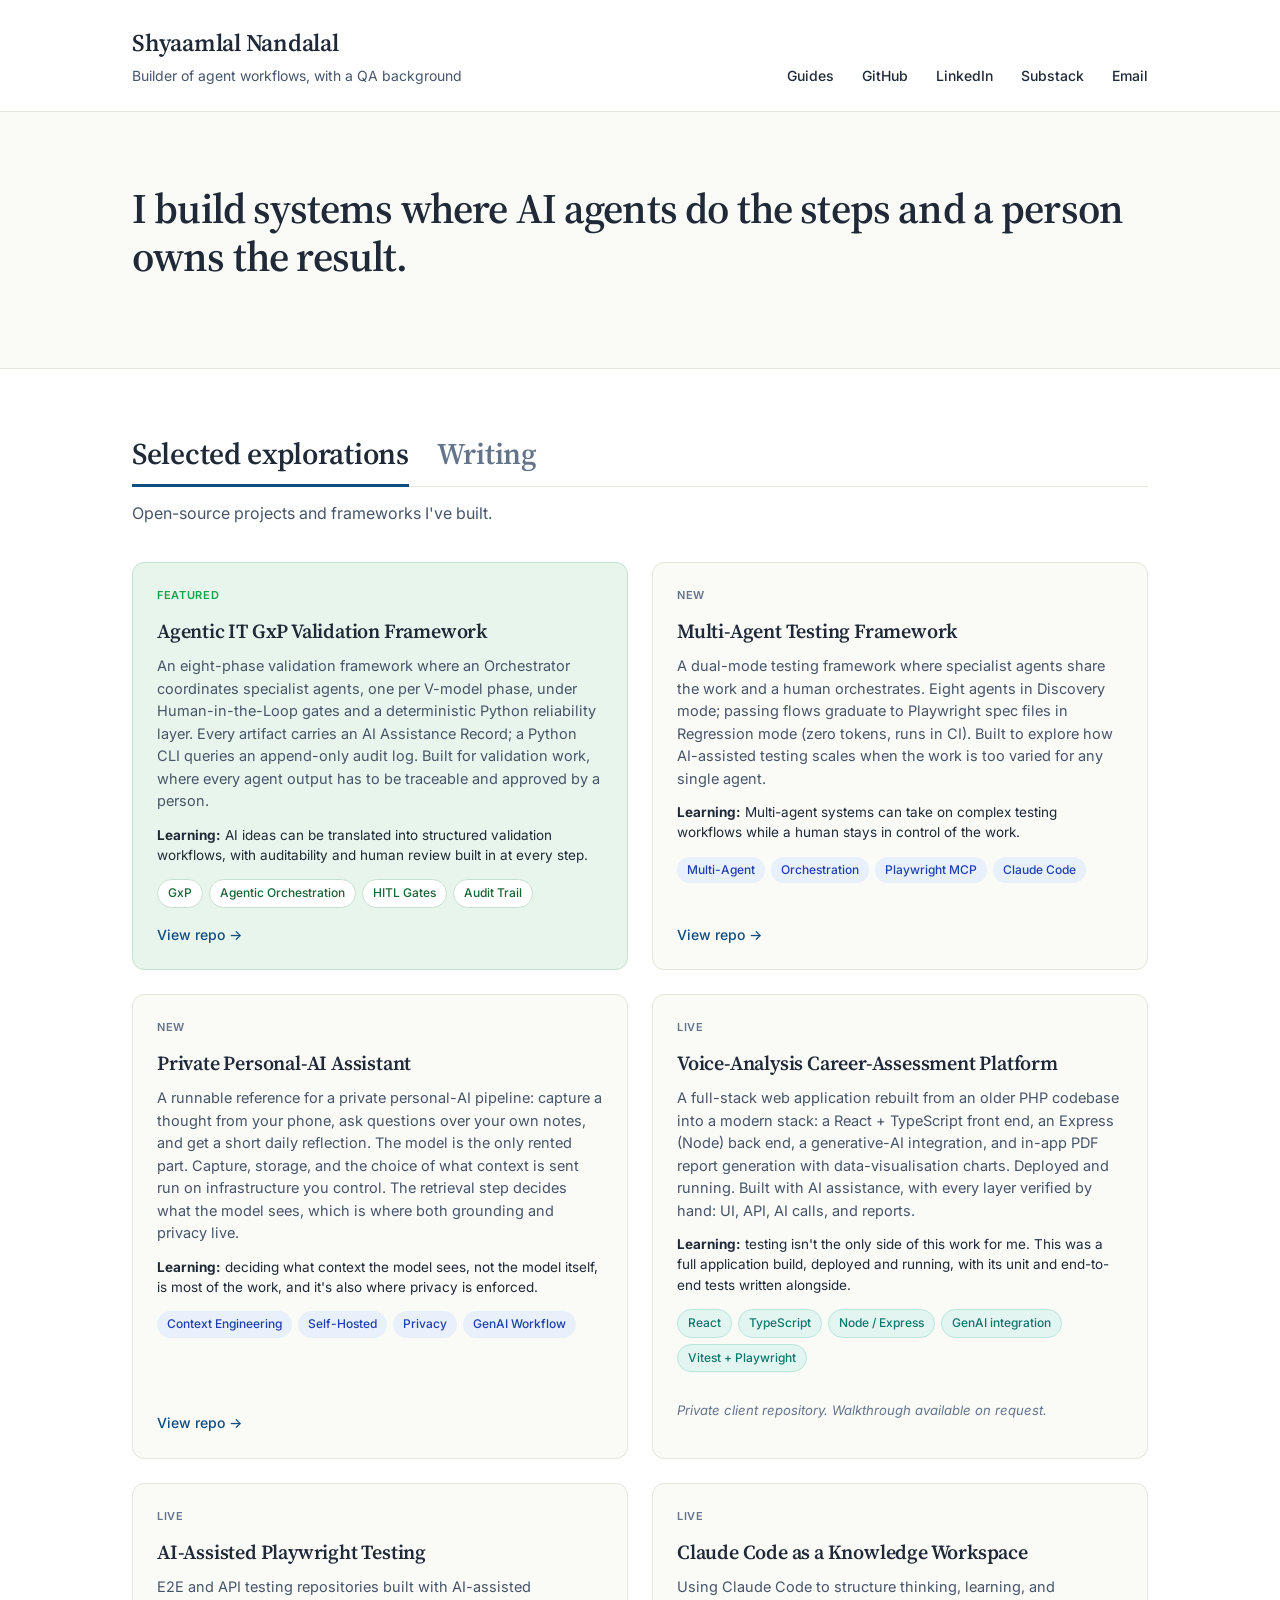
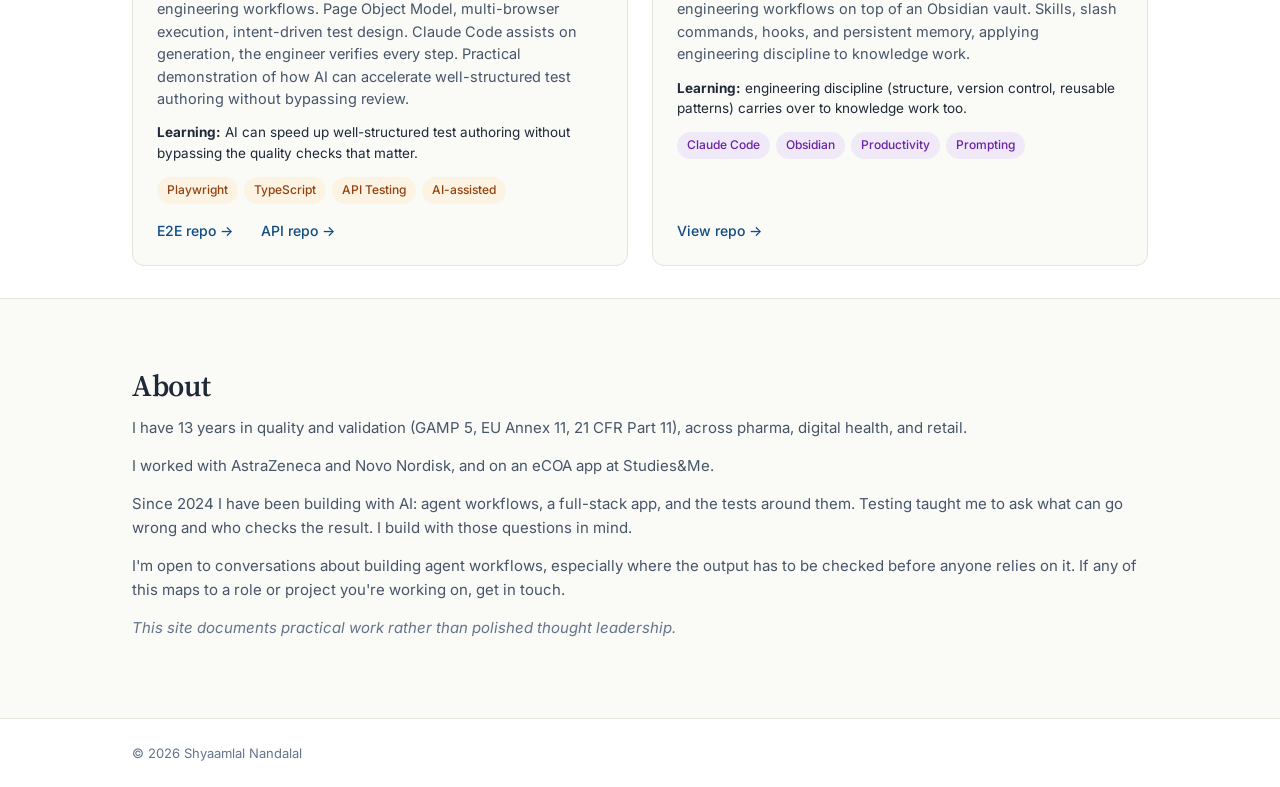
<file: index.html>
<!DOCTYPE html>
<html lang="en">
<head>
  <meta charset="UTF-8" />
  <meta name="viewport" content="width=device-width, initial-scale=1.0" />
  <title>Shyaamlal Nandalal | Building with AI agents</title>
  <meta name="description" content="I build systems where AI agents do the steps and a person owns the result." />
  <link rel="stylesheet" href="style.css" />
  <link rel="preconnect" href="https://fonts.googleapis.com">
  <link rel="preconnect" href="https://fonts.gstatic.com" crossorigin>
  <link href="https://fonts.googleapis.com/css2?family=Inter:wght@400;500;600;700&family=Source+Serif+4:wght@400;600&display=swap" rel="stylesheet">
</head>
<body>

  <header class="site-header">
    <div class="container header-inner">
      <div class="brand">
        <h1 class="brand-name">Shyaamlal Nandalal</h1>
        <p class="brand-role">Builder of agent workflows, with a QA background</p>
      </div>
      <nav class="site-nav">
        <a href="agentic-qa/" class="nav-link">Guides</a>
        <a href="https://github.com/Shyaamlal" class="nav-link">GitHub</a>
        <a href="https://www.linkedin.com/in/shyaamlal-n-n/" class="nav-link">LinkedIn</a>
        <a href="https://agenticqa.substack.com" class="nav-link">Substack</a>
        <a href="mailto:moti.coach@gmail.com" class="nav-link">Email</a>
      </nav>
    </div>
  </header>

  <main>

    <section class="hero">
      <div class="container hero-inner">
        <div class="hero-text">
          <h2>I build systems where AI agents do the steps and a person owns the result.</h2>
        </div>
      </div>
    </section>

    <section id="explorations" class="explorations">
      <div class="container">
        <div class="tabs" role="tablist" aria-label="Work">
          <button class="tab section-title" type="button" role="tab" id="tab-explorations" aria-controls="panel-explorations" aria-selected="true">Selected explorations</button>
          <button class="tab section-title" type="button" role="tab" id="tab-writing" aria-controls="writing" aria-selected="false" tabindex="-1">Writing</button>
        </div>

        <div class="tab-panel" id="panel-explorations" role="tabpanel" aria-labelledby="tab-explorations">
        <p class="section-lede">Open-source projects and frameworks I've built.</p>

        <div class="explorations-grid">

          <!-- Featured exploration -->
          <article class="exploration exploration-featured">
            <span class="exploration-badge">Featured</span>
            <h4 class="exploration-title">Agentic IT GxP Validation Framework</h4>
            <p class="exploration-desc">An eight-phase validation framework where an Orchestrator coordinates specialist agents, one per V-model phase, under Human-in-the-Loop gates and a deterministic Python reliability layer. Every artifact carries an AI Assistance Record; a Python CLI queries an append-only audit log. Built for validation work, where every agent output has to be traceable and approved by a person.</p>
            <p class="exploration-takeaway"><strong>Learning:</strong> AI ideas can be translated into structured validation workflows, with auditability and human review built in at every step.</p>
            <div class="exploration-tags">
              <span class="tag tag-green">GxP</span>
              <span class="tag tag-green">Agentic Orchestration</span>
              <span class="tag tag-green">HITL Gates</span>
              <span class="tag tag-green">Audit Trail</span>
            </div>
            <div class="exploration-actions">
              <a href="https://github.com/Shyaamlal/AI-native-GxP-Validation-Testing" class="btn-link-accent">View repo →</a>
            </div>
          </article>

          <!-- Multi-Agent Testing -->
          <article class="exploration">
            <span class="exploration-status">New</span>
            <h4 class="exploration-title">Multi-Agent Testing Framework</h4>
            <p class="exploration-desc">A dual-mode testing framework where specialist agents share the work and a human orchestrates. Eight agents in Discovery mode; passing flows graduate to Playwright spec files in Regression mode (zero tokens, runs in CI). Built to explore how AI-assisted testing scales when the work is too varied for any single agent.</p>
            <p class="exploration-takeaway"><strong>Learning:</strong> Multi-agent systems can take on complex testing workflows while a human stays in control of the work.</p>
            <div class="exploration-tags">
              <span class="tag tag-blue">Multi-Agent</span>
              <span class="tag tag-blue">Orchestration</span>
              <span class="tag tag-blue">Playwright MCP</span>
              <span class="tag tag-blue">Claude Code</span>
            </div>
            <div class="exploration-actions">
              <a href="https://github.com/Shyaamlal/claude-multi-agent-testing" class="btn-link-accent">View repo →</a>
            </div>
          </article>

          <!-- Private Personal-AI Assistant -->
          <article class="exploration">
            <span class="exploration-status">New</span>
            <h4 class="exploration-title">Private Personal-AI Assistant</h4>
            <p class="exploration-desc">A runnable reference for a private personal-AI pipeline: capture a thought from your phone, ask questions over your own notes, and get a short daily reflection. The model is the only rented part. Capture, storage, and the choice of what context is sent run on infrastructure you control. The retrieval step decides what the model sees, which is where both grounding and privacy live.</p>
            <p class="exploration-takeaway"><strong>Learning:</strong> deciding what context the model sees, not the model itself, is most of the work, and it's also where privacy is enforced.</p>
            <div class="exploration-tags">
              <span class="tag tag-blue">Context Engineering</span>
              <span class="tag tag-blue">Self-Hosted</span>
              <span class="tag tag-blue">Privacy</span>
              <span class="tag tag-blue">GenAI Workflow</span>
            </div>
            <div class="exploration-actions">
              <a href="https://github.com/Shyaamlal/personal-ai-assistant" class="btn-link-accent">View repo →</a>
            </div>
          </article>

          <!-- Voice-Analysis Platform (full-stack build) -->
          <article class="exploration">
            <span class="exploration-status">Live</span>
            <h4 class="exploration-title">Voice-Analysis Career-Assessment Platform</h4>
            <p class="exploration-desc">A full-stack web application rebuilt from an older PHP codebase into a modern stack: a React + TypeScript front end, an Express (Node) back end, a generative-AI integration, and in-app PDF report generation with data-visualisation charts. Deployed and running. Built with AI assistance, with every layer verified by hand: UI, API, AI calls, and reports.</p>
            <p class="exploration-takeaway"><strong>Learning:</strong> testing isn't the only side of this work for me. This was a full application build, deployed and running, with its unit and end-to-end tests written alongside.</p>
            <div class="exploration-tags">
              <span class="tag tag-teal">React</span>
              <span class="tag tag-teal">TypeScript</span>
              <span class="tag tag-teal">Node / Express</span>
              <span class="tag tag-teal">GenAI integration</span>
              <span class="tag tag-teal">Vitest + Playwright</span>
            </div>
            <p class="exploration-note">Private client repository. Walkthrough available on request.</p>
          </article>

          <!-- Playwright -->
          <article class="exploration">
            <span class="exploration-status">Live</span>
            <h4 class="exploration-title">AI-Assisted Playwright Testing</h4>
            <p class="exploration-desc">E2E and API testing repositories built with AI-assisted engineering workflows. Page Object Model, multi-browser execution, intent-driven test design. Claude Code assists on generation, the engineer verifies every step. Practical demonstration of how AI can accelerate well-structured test authoring without bypassing review.</p>
            <p class="exploration-takeaway"><strong>Learning:</strong> AI can speed up well-structured test authoring without bypassing the quality checks that matter.</p>
            <div class="exploration-tags">
              <span class="tag tag-amber">Playwright</span>
              <span class="tag tag-amber">TypeScript</span>
              <span class="tag tag-amber">API Testing</span>
              <span class="tag tag-amber">AI-assisted</span>
            </div>
            <div class="exploration-actions">
              <a href="https://github.com/Shyaamlal/playwright-ai-assisted-testing" class="btn-link-accent">E2E repo →</a>
              <a href="https://github.com/Shyaamlal/playwright-api-testing" class="btn-link-accent">API repo →</a>
            </div>
          </article>

          <!-- Claude Code as Second Brain -->
          <article class="exploration">
            <span class="exploration-status">Live</span>
            <h4 class="exploration-title">Claude Code as a Knowledge Workspace</h4>
            <p class="exploration-desc">Using Claude Code to structure thinking, learning, and engineering workflows on top of an Obsidian vault. Skills, slash commands, hooks, and persistent memory, applying engineering discipline to knowledge work.</p>
            <p class="exploration-takeaway"><strong>Learning:</strong> engineering discipline (structure, version control, reusable patterns) carries over to knowledge work too.</p>
            <div class="exploration-tags">
              <span class="tag tag-purple">Claude Code</span>
              <span class="tag tag-purple">Obsidian</span>
              <span class="tag tag-purple">Productivity</span>
              <span class="tag tag-purple">Prompting</span>
            </div>
            <div class="exploration-actions">
              <a href="https://github.com/Shyaamlal/claude-obsidian-second-brain" class="btn-link-accent">View repo →</a>
            </div>
          </article>

        </div>
        </div>

        <div class="tab-panel" id="writing" role="tabpanel" aria-labelledby="tab-writing">
          <p class="section-lede">I write about building with agents at work on <a href="https://agenticqa.substack.com">Substack</a>.</p>
          <ul class="theme-list">
            <li><a href="https://agenticqa.substack.com/p/simplifying-the-agents-behind-my">Simplifying the agents behind my regression suite</a></li>
            <li><a href="agentic-qa/">Simplified operating-model guides</a>: three instruction files for agents that build a regression suite, to adapt in your own AI harness.</li>
            <li><a href="https://agenticqa.substack.com/p/how-i-orchestrate-agents-to-build">How I Orchestrate Agents to Build a Regression Test Suite</a></li>
          </ul>
        </div>
      </div>
    </section>

    <section class="themes-about">
      <div class="container">

        <div id="about" class="about">
          <h3 class="section-title">About</h3>
          <p>I have 13 years in quality and validation (GAMP 5, EU Annex 11, 21 CFR Part 11), across pharma, digital health, and retail.</p>
          <p>I worked with AstraZeneca and Novo Nordisk, and on an eCOA app at Studies&amp;Me.</p>
          <p>Since 2024 I have been building with AI: agent workflows, a full-stack app, and the tests around them. Testing taught me to ask what can go wrong and who checks the result. I build with those questions in mind.</p>
          <p>I'm open to conversations about building agent workflows, especially where the output has to be checked before anyone relies on it. If any of this maps to a role or project you're working on, get in touch.</p>
          <p class="about-stance">This site documents practical work rather than polished thought leadership.</p>
        </div>

      </div>
    </section>

  </main>

  <footer class="site-footer">
    <div class="container footer-inner">
      <p class="copyright">© 2026 Shyaamlal Nandalal</p>
    </div>
  </footer>

  <script>
  // Tabs for Selected explorations / Writing. Without JS both panels simply show, one after the other.
  (function () {
    var tabs = Array.prototype.slice.call(document.querySelectorAll('.tabs [role="tab"]'));
    function select(tab, focus) {
      tabs.forEach(function (t) {
        var on = t === tab;
        t.setAttribute('aria-selected', on);
        t.tabIndex = on ? 0 : -1;
        document.getElementById(t.getAttribute('aria-controls')).hidden = !on;
      });
      if (focus) tab.focus();
    }
    tabs.forEach(function (t, i) {
      t.addEventListener('click', function () { select(t); });
      t.addEventListener('keydown', function (e) {
        if (e.key === 'ArrowRight' || e.key === 'ArrowLeft') {
          select(tabs[(i + (e.key === 'ArrowRight' ? 1 : tabs.length - 1)) % tabs.length], true);
          e.preventDefault();
        }
      });
    });
    select(location.hash === '#writing' ? tabs[1] : tabs[0]);
  })();
  </script>

</body>
</html>
</file>
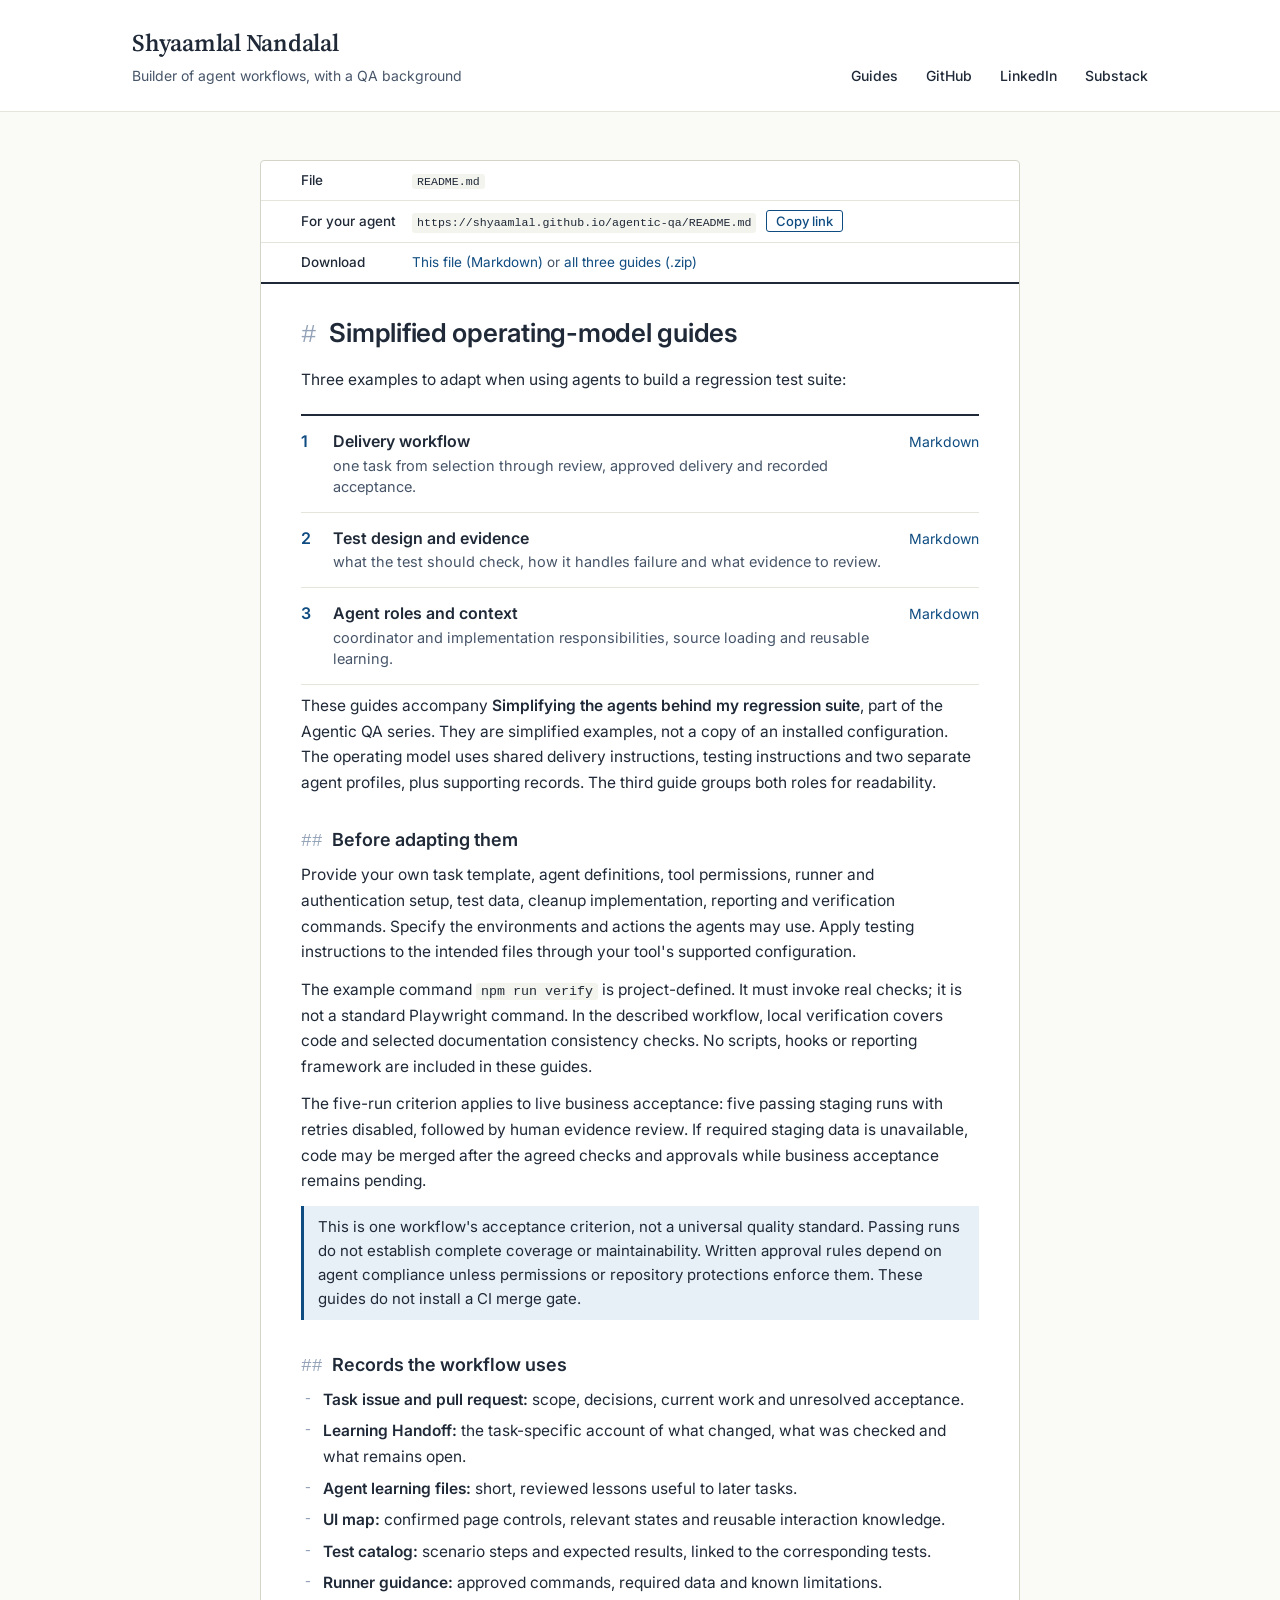
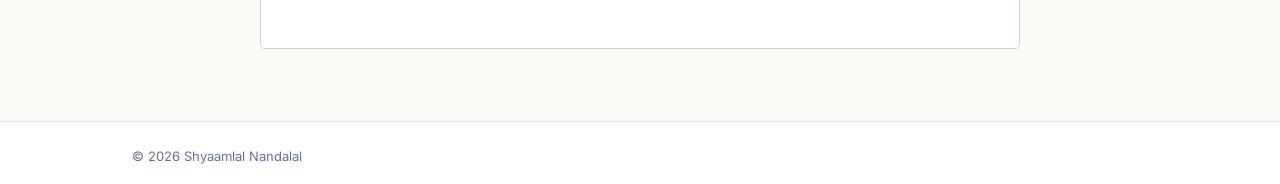
<file: agentic-qa/index.html>
<!DOCTYPE html>
<html lang="en">
<head>
  <meta charset="UTF-8" />
  <meta name="viewport" content="width=device-width, initial-scale=1.0" />
  <title>Simplified operating-model guides | Shyaamlal Nandalal</title>
  <meta name="description" content="Three examples to adapt when using agents to build a regression test suite:" />
  <link rel="stylesheet" href="../style.css" />
  <link rel="stylesheet" href="guides.css" />
  <link rel="preconnect" href="https://fonts.googleapis.com">
  <link rel="preconnect" href="https://fonts.gstatic.com" crossorigin>
  <link href="https://fonts.googleapis.com/css2?family=Inter:wght@400;500;600;700&family=Source+Serif+4:opsz,wght@8..60,400;8..60,600&display=swap" rel="stylesheet">
</head>
<body>

  <header class="site-header">
    <div class="container header-inner">
      <div class="brand">
        <p class="brand-name"><a href="../index.html" class="brand-home">Shyaamlal Nandalal</a></p>
        <p class="brand-role">Builder of agent workflows, with a QA background</p>
      </div>
      <nav class="site-nav">
        <a href="index.html" class="nav-link">Guides</a>
        <a href="https://github.com/Shyaamlal" class="nav-link">GitHub</a>
        <a href="https://www.linkedin.com/in/shyaamlal-n-n/" class="nav-link">LinkedIn</a>
        <a href="https://agenticqa.substack.com" class="nav-link">Substack</a>
      </nav>
    </div>
  </header>

  <main class="guide">
    <article class="doc container">
<table class="doc-control"><tr><th scope="row">File</th><td><code>README.md</code></td></tr><tr><th scope="row">For your agent</th><td><span class="agent-url"><code>https://shyaamlal.github.io/agentic-qa/README.md</code><button class="copy-link" type="button" data-copy="https://shyaamlal.github.io/agentic-qa/README.md">Copy link</button></span></td></tr><tr><th scope="row">Download</th><td><a href="README.md">This file (Markdown)</a> or <a href="agentic-qa-guides.zip">all three guides (.zip)</a></td></tr></table>
<div class="doc-text"><h1>Simplified operating-model guides</h1>
<p>Three examples to adapt when using agents to build a regression test suite:</p>
<table class="toc"><tr><td class="toc-num">1</td><td><a class="toc-title" href="01-delivery-workflow.html">Delivery workflow</a><span class="toc-desc">one task from selection through review, approved delivery and recorded acceptance.</span></td><td class="toc-md"><a href="01-delivery-workflow.md">Markdown</a></td></tr><tr><td class="toc-num">2</td><td><a class="toc-title" href="02-test-design-and-evidence.html">Test design and evidence</a><span class="toc-desc">what the test should check, how it handles failure and what evidence to review.</span></td><td class="toc-md"><a href="02-test-design-and-evidence.md">Markdown</a></td></tr><tr><td class="toc-num">3</td><td><a class="toc-title" href="03-agent-roles-and-context.html">Agent roles and context</a><span class="toc-desc">coordinator and implementation responsibilities, source loading and reusable learning.</span></td><td class="toc-md"><a href="03-agent-roles-and-context.md">Markdown</a></td></tr></table>
<p>These guides accompany <strong>Simplifying the agents behind my regression suite</strong>, part of the Agentic QA series. They are simplified examples, not a copy of an installed configuration. The operating model uses shared delivery instructions, testing instructions and two separate agent profiles, plus supporting records. The third guide groups both roles for readability.</p>
<h2>Before adapting them</h2>
<p>Provide your own task template, agent definitions, tool permissions, runner and authentication setup, test data, cleanup implementation, reporting and verification commands. Specify the environments and actions the agents may use. Apply testing instructions to the intended files through your tool's supported configuration.</p>
<p>The example command <code>npm run verify</code> is project-defined. It must invoke real checks; it is not a standard Playwright command. In the described workflow, local verification covers code and selected documentation consistency checks. No scripts, hooks or reporting framework are included in these guides.</p>
<p>The five-run criterion applies to live business acceptance: five passing staging runs with retries disabled, followed by human evidence review. If required staging data is unavailable, code may be merged after the agreed checks and approvals while business acceptance remains pending.</p>
<p class="aside">This is one workflow's acceptance criterion, not a universal quality standard. Passing runs do not establish complete coverage or maintainability. Written approval rules depend on agent compliance unless permissions or repository protections enforce them. These guides do not install a CI merge gate.</p>
<h2>Records the workflow uses</h2>
<ul>
<li><strong>Task issue and pull request:</strong> scope, decisions, current work and unresolved acceptance.</li>
<li><strong>Learning Handoff:</strong> the task-specific account of what changed, what was checked and what remains open.</li>
<li><strong>Agent learning files:</strong> short, reviewed lessons useful to later tasks.</li>
<li><strong>UI map:</strong> confirmed page controls, relevant states and reusable interaction knowledge.</li>
<li><strong>Test catalog:</strong> scenario steps and expected results, linked to the corresponding tests.</li>
<li><strong>Runner guidance:</strong> approved commands, required data and known limitations.</li>
</ul></div>
    </article>
  </main>

  <footer class="site-footer">
    <div class="container footer-inner">
      <p class="copyright">© 2026 Shyaamlal Nandalal</p>
    </div>
  </footer>
<script>
document.querySelectorAll('.copy-link').forEach(function (b) {
  b.addEventListener('click', function () {
    var t = b.getAttribute('data-copy');
    function done() { b.textContent = 'Copied'; setTimeout(function () { b.textContent = 'Copy link'; }, 1600); }
    function fallback() { var r = document.createRange(); r.selectNodeContents(b.previousElementSibling); var s = getSelection(); s.removeAllRanges(); s.addRange(r); }
    try { navigator.clipboard.writeText(t).then(done, fallback); } catch (e) { fallback(); }
  });
});
</script>
</body>
</html>
</file>
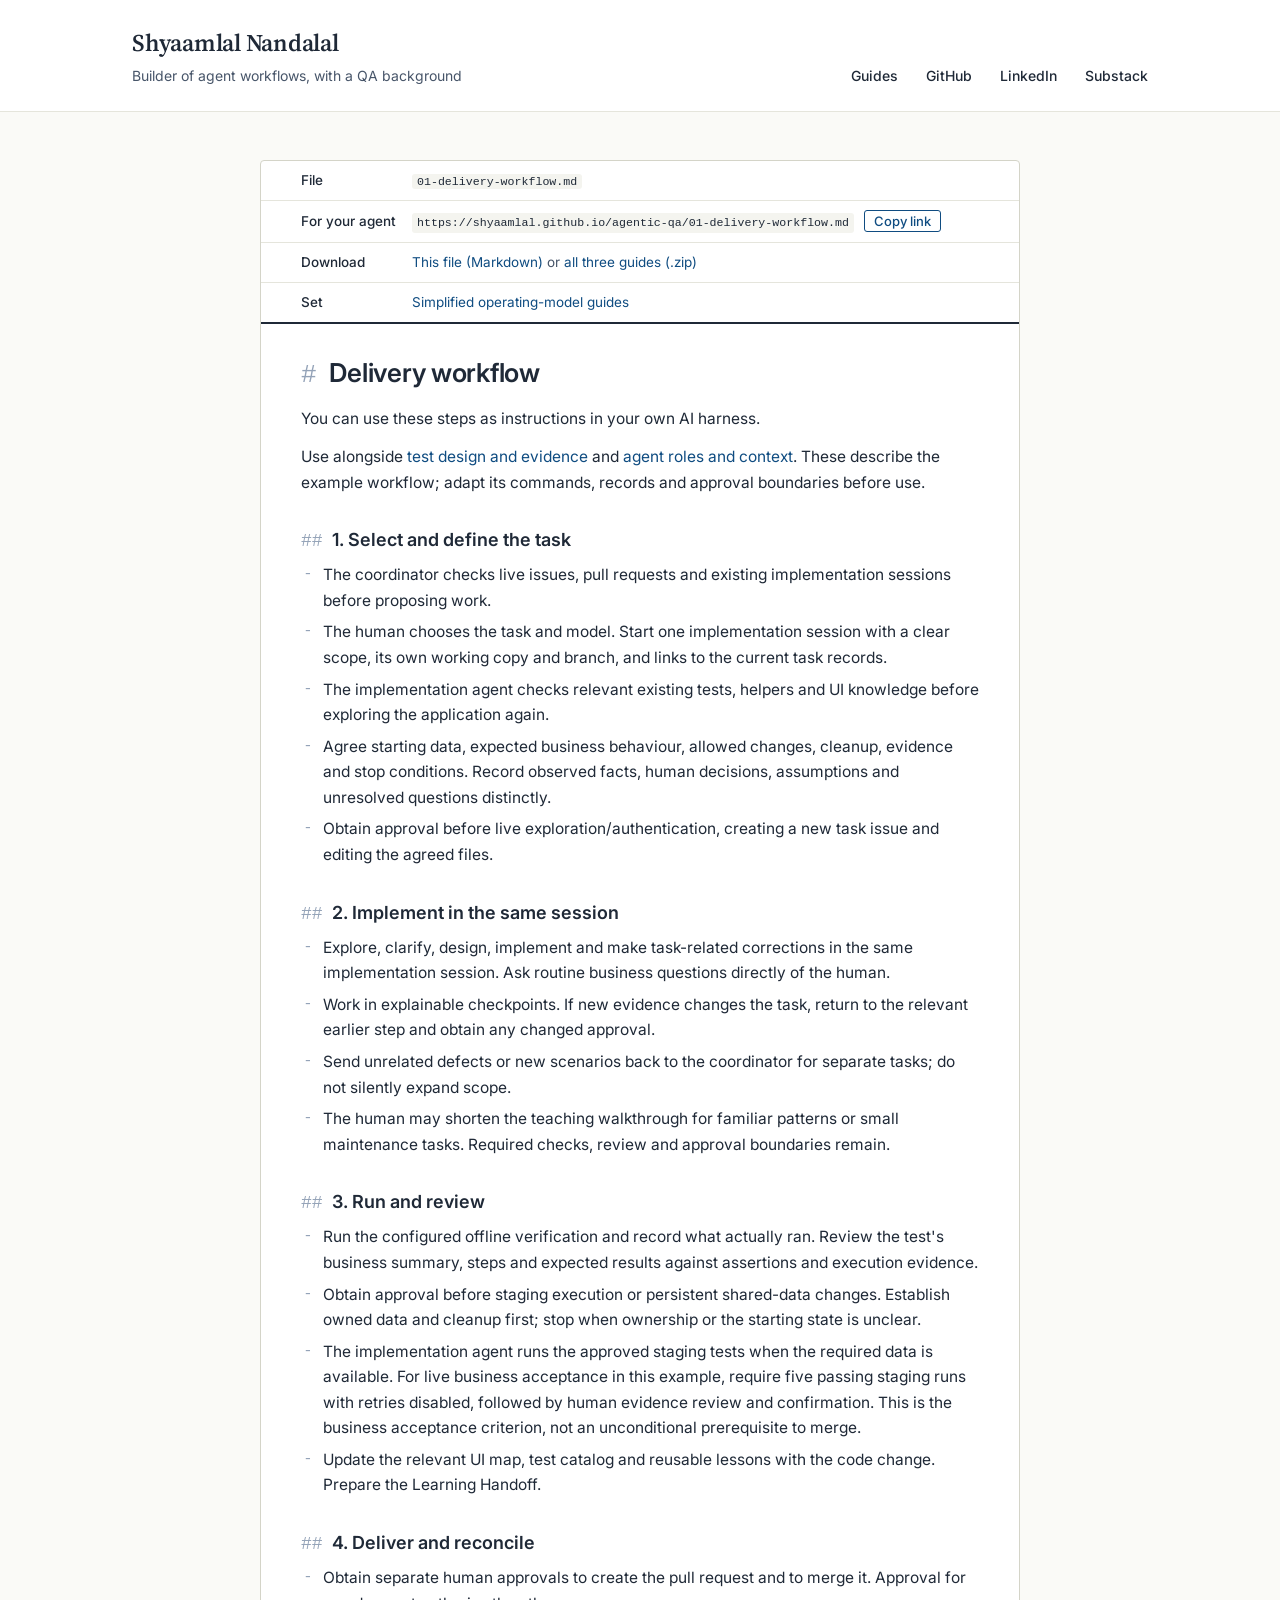
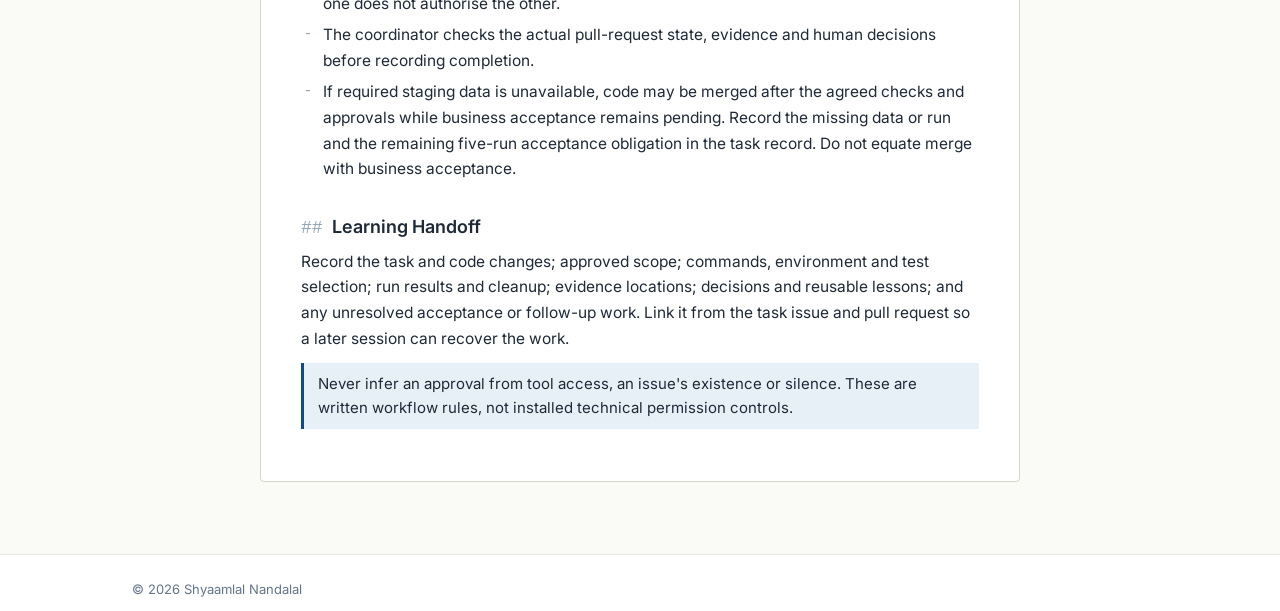
<file: agentic-qa/01-delivery-workflow.html>
<!DOCTYPE html>
<html lang="en">
<head>
  <meta charset="UTF-8" />
  <meta name="viewport" content="width=device-width, initial-scale=1.0" />
  <title>Delivery workflow | Shyaamlal Nandalal</title>
  <meta name="description" content="You can use these steps as instructions in your own AI harness." />
  <link rel="stylesheet" href="../style.css" />
  <link rel="stylesheet" href="guides.css" />
  <link rel="preconnect" href="https://fonts.googleapis.com">
  <link rel="preconnect" href="https://fonts.gstatic.com" crossorigin>
  <link href="https://fonts.googleapis.com/css2?family=Inter:wght@400;500;600;700&family=Source+Serif+4:opsz,wght@8..60,400;8..60,600&display=swap" rel="stylesheet">
</head>
<body>

  <header class="site-header">
    <div class="container header-inner">
      <div class="brand">
        <p class="brand-name"><a href="../index.html" class="brand-home">Shyaamlal Nandalal</a></p>
        <p class="brand-role">Builder of agent workflows, with a QA background</p>
      </div>
      <nav class="site-nav">
        <a href="index.html" class="nav-link">Guides</a>
        <a href="https://github.com/Shyaamlal" class="nav-link">GitHub</a>
        <a href="https://www.linkedin.com/in/shyaamlal-n-n/" class="nav-link">LinkedIn</a>
        <a href="https://agenticqa.substack.com" class="nav-link">Substack</a>
      </nav>
    </div>
  </header>

  <main class="guide">
    <article class="doc container">
<table class="doc-control"><tr><th scope="row">File</th><td><code>01-delivery-workflow.md</code></td></tr><tr><th scope="row">For your agent</th><td><span class="agent-url"><code>https://shyaamlal.github.io/agentic-qa/01-delivery-workflow.md</code><button class="copy-link" type="button" data-copy="https://shyaamlal.github.io/agentic-qa/01-delivery-workflow.md">Copy link</button></span></td></tr><tr><th scope="row">Download</th><td><a href="01-delivery-workflow.md">This file (Markdown)</a> or <a href="agentic-qa-guides.zip">all three guides (.zip)</a></td></tr><tr><th scope="row">Set</th><td><a href="index.html">Simplified operating-model guides</a></td></tr></table>
<div class="doc-text"><h1>Delivery workflow</h1>
<p>You can use these steps as instructions in your own AI harness.</p>
<p>Use alongside <a href="02-test-design-and-evidence.html">test design and evidence</a> and <a href="03-agent-roles-and-context.html">agent roles and context</a>. These describe the example workflow; adapt its commands, records and approval boundaries before use.</p>
<h2>1. Select and define the task</h2>
<ul>
<li>The coordinator checks live issues, pull requests and existing implementation sessions before proposing work.</li>
<li>The human chooses the task and model. Start one implementation session with a clear scope, its own working copy and branch, and links to the current task records.</li>
<li>The implementation agent checks relevant existing tests, helpers and UI knowledge before exploring the application again.</li>
<li>Agree starting data, expected business behaviour, allowed changes, cleanup, evidence and stop conditions. Record observed facts, human decisions, assumptions and unresolved questions distinctly.</li>
<li>Obtain approval before live exploration/authentication, creating a new task issue and editing the agreed files.</li>
</ul>
<h2>2. Implement in the same session</h2>
<ul>
<li>Explore, clarify, design, implement and make task-related corrections in the same implementation session. Ask routine business questions directly of the human.</li>
<li>Work in explainable checkpoints. If new evidence changes the task, return to the relevant earlier step and obtain any changed approval.</li>
<li>Send unrelated defects or new scenarios back to the coordinator for separate tasks; do not silently expand scope.</li>
<li>The human may shorten the teaching walkthrough for familiar patterns or small maintenance tasks. Required checks, review and approval boundaries remain.</li>
</ul>
<h2>3. Run and review</h2>
<ul>
<li>Run the configured offline verification and record what actually ran. Review the test's business summary, steps and expected results against assertions and execution evidence.</li>
<li>Obtain approval before staging execution or persistent shared-data changes. Establish owned data and cleanup first; stop when ownership or the starting state is unclear.</li>
<li>The implementation agent runs the approved staging tests when the required data is available. For live business acceptance in this example, require five passing staging runs with retries disabled, followed by human evidence review and confirmation. This is the business acceptance criterion, not an unconditional prerequisite to merge.</li>
<li>Update the relevant UI map, test catalog and reusable lessons with the code change. Prepare the Learning Handoff.</li>
</ul>
<h2>4. Deliver and reconcile</h2>
<ul>
<li>Obtain separate human approvals to create the pull request and to merge it. Approval for one does not authorise the other.</li>
<li>The coordinator checks the actual pull-request state, evidence and human decisions before recording completion.</li>
<li>If required staging data is unavailable, code may be merged after the agreed checks and approvals while business acceptance remains pending. Record the missing data or run and the remaining five-run acceptance obligation in the task record. Do not equate merge with business acceptance.</li>
</ul>
<h2>Learning Handoff</h2>
<p>Record the task and code changes; approved scope; commands, environment and test selection; run results and cleanup; evidence locations; decisions and reusable lessons; and any unresolved acceptance or follow-up work. Link it from the task issue and pull request so a later session can recover the work.</p>
<p class="aside">Never infer an approval from tool access, an issue's existence or silence. These are written workflow rules, not installed technical permission controls.</p></div>
    </article>
  </main>

  <footer class="site-footer">
    <div class="container footer-inner">
      <p class="copyright">© 2026 Shyaamlal Nandalal</p>
    </div>
  </footer>
<script>
document.querySelectorAll('.copy-link').forEach(function (b) {
  b.addEventListener('click', function () {
    var t = b.getAttribute('data-copy');
    function done() { b.textContent = 'Copied'; setTimeout(function () { b.textContent = 'Copy link'; }, 1600); }
    function fallback() { var r = document.createRange(); r.selectNodeContents(b.previousElementSibling); var s = getSelection(); s.removeAllRanges(); s.addRange(r); }
    try { navigator.clipboard.writeText(t).then(done, fallback); } catch (e) { fallback(); }
  });
});
</script>
</body>
</html>
</file>
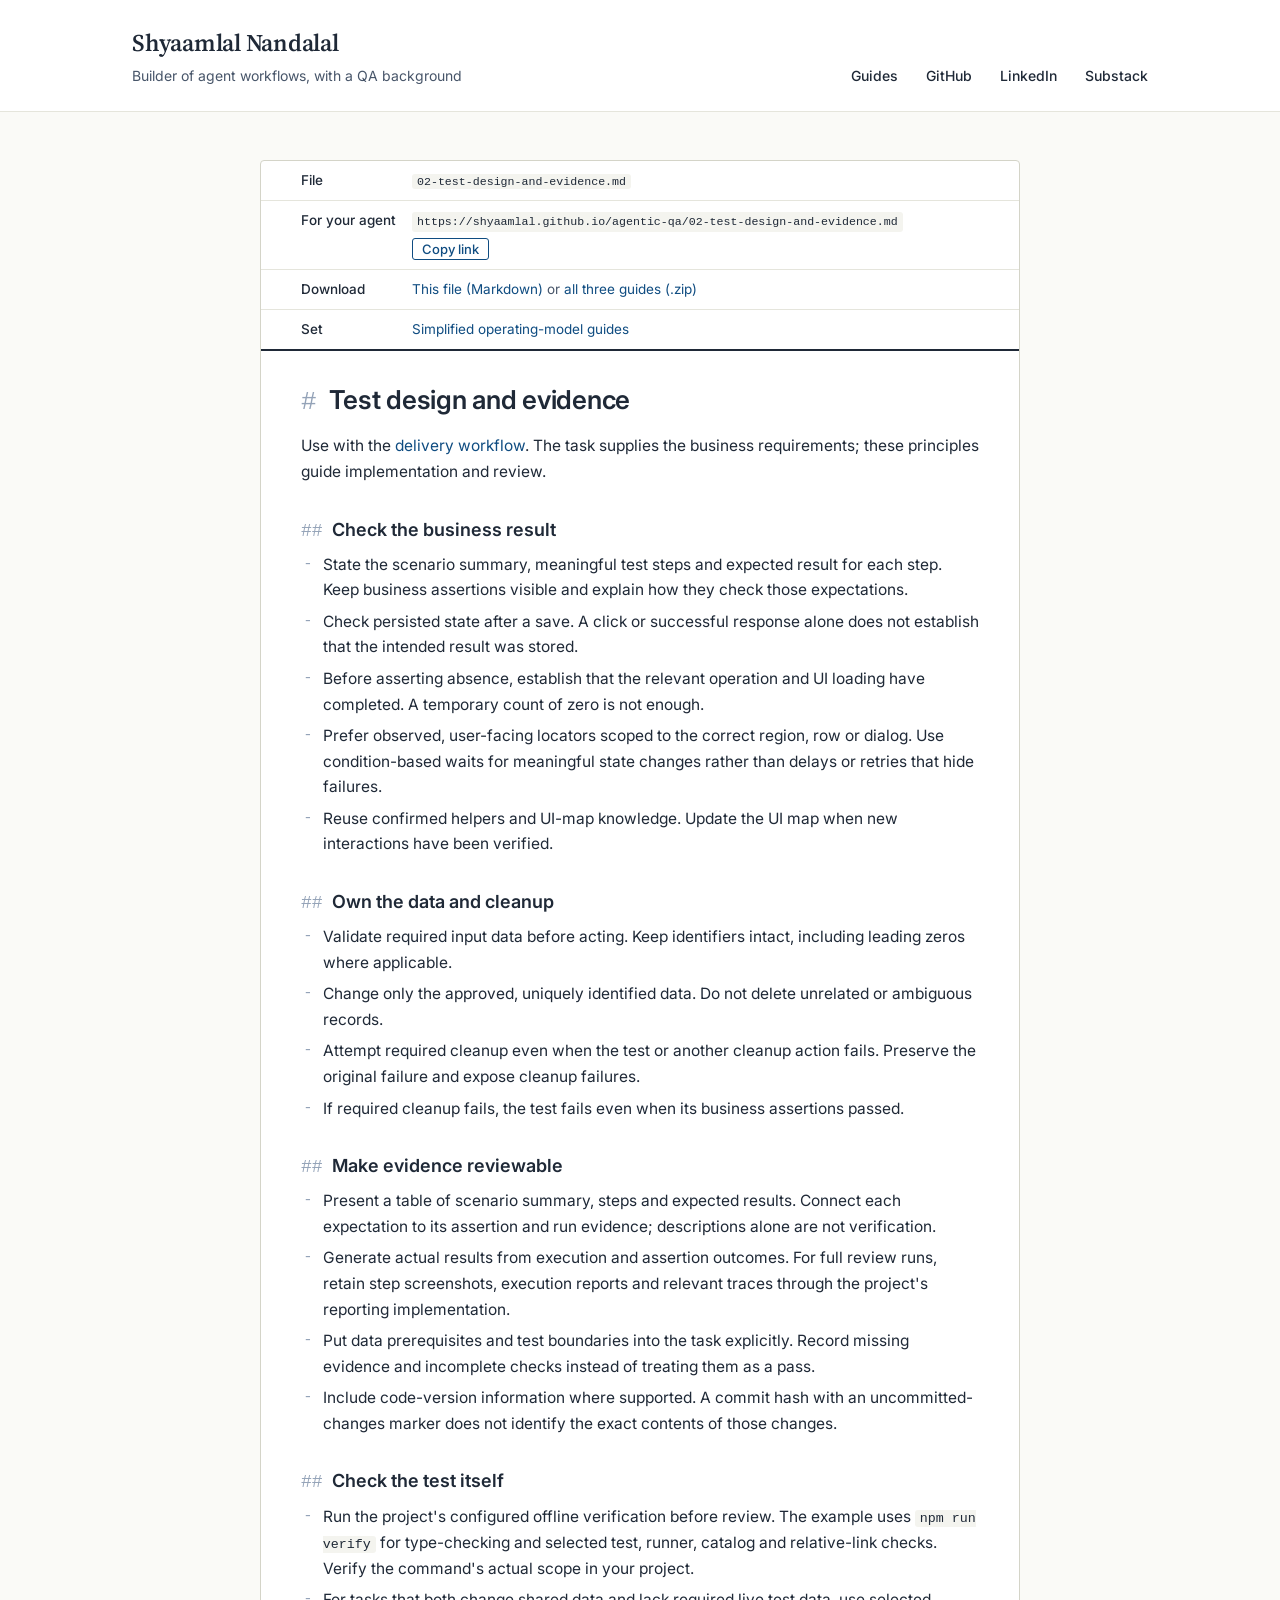
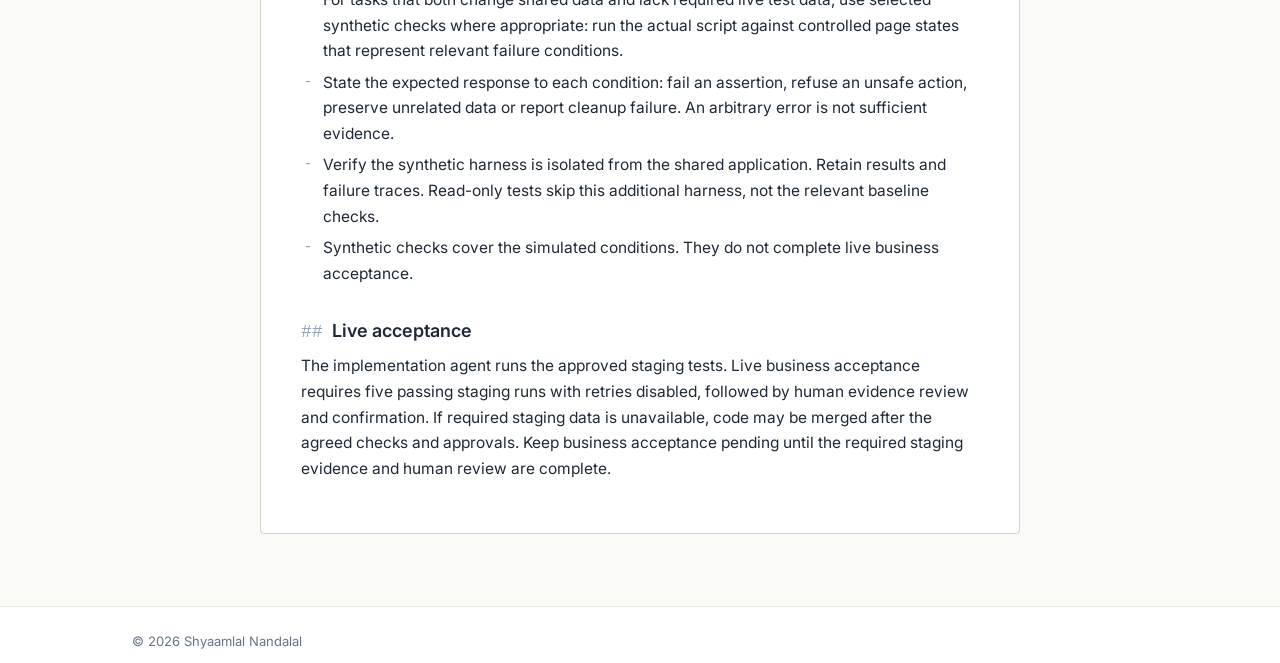
<file: agentic-qa/02-test-design-and-evidence.html>
<!DOCTYPE html>
<html lang="en">
<head>
  <meta charset="UTF-8" />
  <meta name="viewport" content="width=device-width, initial-scale=1.0" />
  <title>Test design and evidence | Shyaamlal Nandalal</title>
  <meta name="description" content="Use with the delivery workflow. The task supplies the business requirements; these principles guide implementation and review." />
  <link rel="stylesheet" href="../style.css" />
  <link rel="stylesheet" href="guides.css" />
  <link rel="preconnect" href="https://fonts.googleapis.com">
  <link rel="preconnect" href="https://fonts.gstatic.com" crossorigin>
  <link href="https://fonts.googleapis.com/css2?family=Inter:wght@400;500;600;700&family=Source+Serif+4:opsz,wght@8..60,400;8..60,600&display=swap" rel="stylesheet">
</head>
<body>

  <header class="site-header">
    <div class="container header-inner">
      <div class="brand">
        <p class="brand-name"><a href="../index.html" class="brand-home">Shyaamlal Nandalal</a></p>
        <p class="brand-role">Builder of agent workflows, with a QA background</p>
      </div>
      <nav class="site-nav">
        <a href="index.html" class="nav-link">Guides</a>
        <a href="https://github.com/Shyaamlal" class="nav-link">GitHub</a>
        <a href="https://www.linkedin.com/in/shyaamlal-n-n/" class="nav-link">LinkedIn</a>
        <a href="https://agenticqa.substack.com" class="nav-link">Substack</a>
      </nav>
    </div>
  </header>

  <main class="guide">
    <article class="doc container">
<table class="doc-control"><tr><th scope="row">File</th><td><code>02-test-design-and-evidence.md</code></td></tr><tr><th scope="row">For your agent</th><td><span class="agent-url"><code>https://shyaamlal.github.io/agentic-qa/02-test-design-and-evidence.md</code><button class="copy-link" type="button" data-copy="https://shyaamlal.github.io/agentic-qa/02-test-design-and-evidence.md">Copy link</button></span></td></tr><tr><th scope="row">Download</th><td><a href="02-test-design-and-evidence.md">This file (Markdown)</a> or <a href="agentic-qa-guides.zip">all three guides (.zip)</a></td></tr><tr><th scope="row">Set</th><td><a href="index.html">Simplified operating-model guides</a></td></tr></table>
<div class="doc-text"><h1>Test design and evidence</h1>
<p>Use with the <a href="01-delivery-workflow.html">delivery workflow</a>. The task supplies the business requirements; these principles guide implementation and review.</p>
<h2>Check the business result</h2>
<ul>
<li>State the scenario summary, meaningful test steps and expected result for each step. Keep business assertions visible and explain how they check those expectations.</li>
<li>Check persisted state after a save. A click or successful response alone does not establish that the intended result was stored.</li>
<li>Before asserting absence, establish that the relevant operation and UI loading have completed. A temporary count of zero is not enough.</li>
<li>Prefer observed, user-facing locators scoped to the correct region, row or dialog. Use condition-based waits for meaningful state changes rather than delays or retries that hide failures.</li>
<li>Reuse confirmed helpers and UI-map knowledge. Update the UI map when new interactions have been verified.</li>
</ul>
<h2>Own the data and cleanup</h2>
<ul>
<li>Validate required input data before acting. Keep identifiers intact, including leading zeros where applicable.</li>
<li>Change only the approved, uniquely identified data. Do not delete unrelated or ambiguous records.</li>
<li>Attempt required cleanup even when the test or another cleanup action fails. Preserve the original failure and expose cleanup failures.</li>
<li>If required cleanup fails, the test fails even when its business assertions passed.</li>
</ul>
<h2>Make evidence reviewable</h2>
<ul>
<li>Present a table of scenario summary, steps and expected results. Connect each expectation to its assertion and run evidence; descriptions alone are not verification.</li>
<li>Generate actual results from execution and assertion outcomes. For full review runs, retain step screenshots, execution reports and relevant traces through the project's reporting implementation.</li>
<li>Put data prerequisites and test boundaries into the task explicitly. Record missing evidence and incomplete checks instead of treating them as a pass.</li>
<li>Include code-version information where supported. A commit hash with an uncommitted-changes marker does not identify the exact contents of those changes.</li>
</ul>
<h2>Check the test itself</h2>
<ul>
<li>Run the project's configured offline verification before review. The example uses <code>npm run verify</code> for type-checking and selected test, runner, catalog and relative-link checks. Verify the command's actual scope in your project.</li>
<li>For tasks that both change shared data and lack required live test data, use selected synthetic checks where appropriate: run the actual script against controlled page states that represent relevant failure conditions.</li>
<li>State the expected response to each condition: fail an assertion, refuse an unsafe action, preserve unrelated data or report cleanup failure. An arbitrary error is not sufficient evidence.</li>
<li>Verify the synthetic harness is isolated from the shared application. Retain results and failure traces. Read-only tests skip this additional harness, not the relevant baseline checks.</li>
<li>Synthetic checks cover the simulated conditions. They do not complete live business acceptance.</li>
</ul>
<h2>Live acceptance</h2>
<p>The implementation agent runs the approved staging tests. Live business acceptance requires five passing staging runs with retries disabled, followed by human evidence review and confirmation. If required staging data is unavailable, code may be merged after the agreed checks and approvals. Keep business acceptance pending until the required staging evidence and human review are complete.</p></div>
    </article>
  </main>

  <footer class="site-footer">
    <div class="container footer-inner">
      <p class="copyright">© 2026 Shyaamlal Nandalal</p>
    </div>
  </footer>
<script>
document.querySelectorAll('.copy-link').forEach(function (b) {
  b.addEventListener('click', function () {
    var t = b.getAttribute('data-copy');
    function done() { b.textContent = 'Copied'; setTimeout(function () { b.textContent = 'Copy link'; }, 1600); }
    function fallback() { var r = document.createRange(); r.selectNodeContents(b.previousElementSibling); var s = getSelection(); s.removeAllRanges(); s.addRange(r); }
    try { navigator.clipboard.writeText(t).then(done, fallback); } catch (e) { fallback(); }
  });
});
</script>
</body>
</html>
</file>
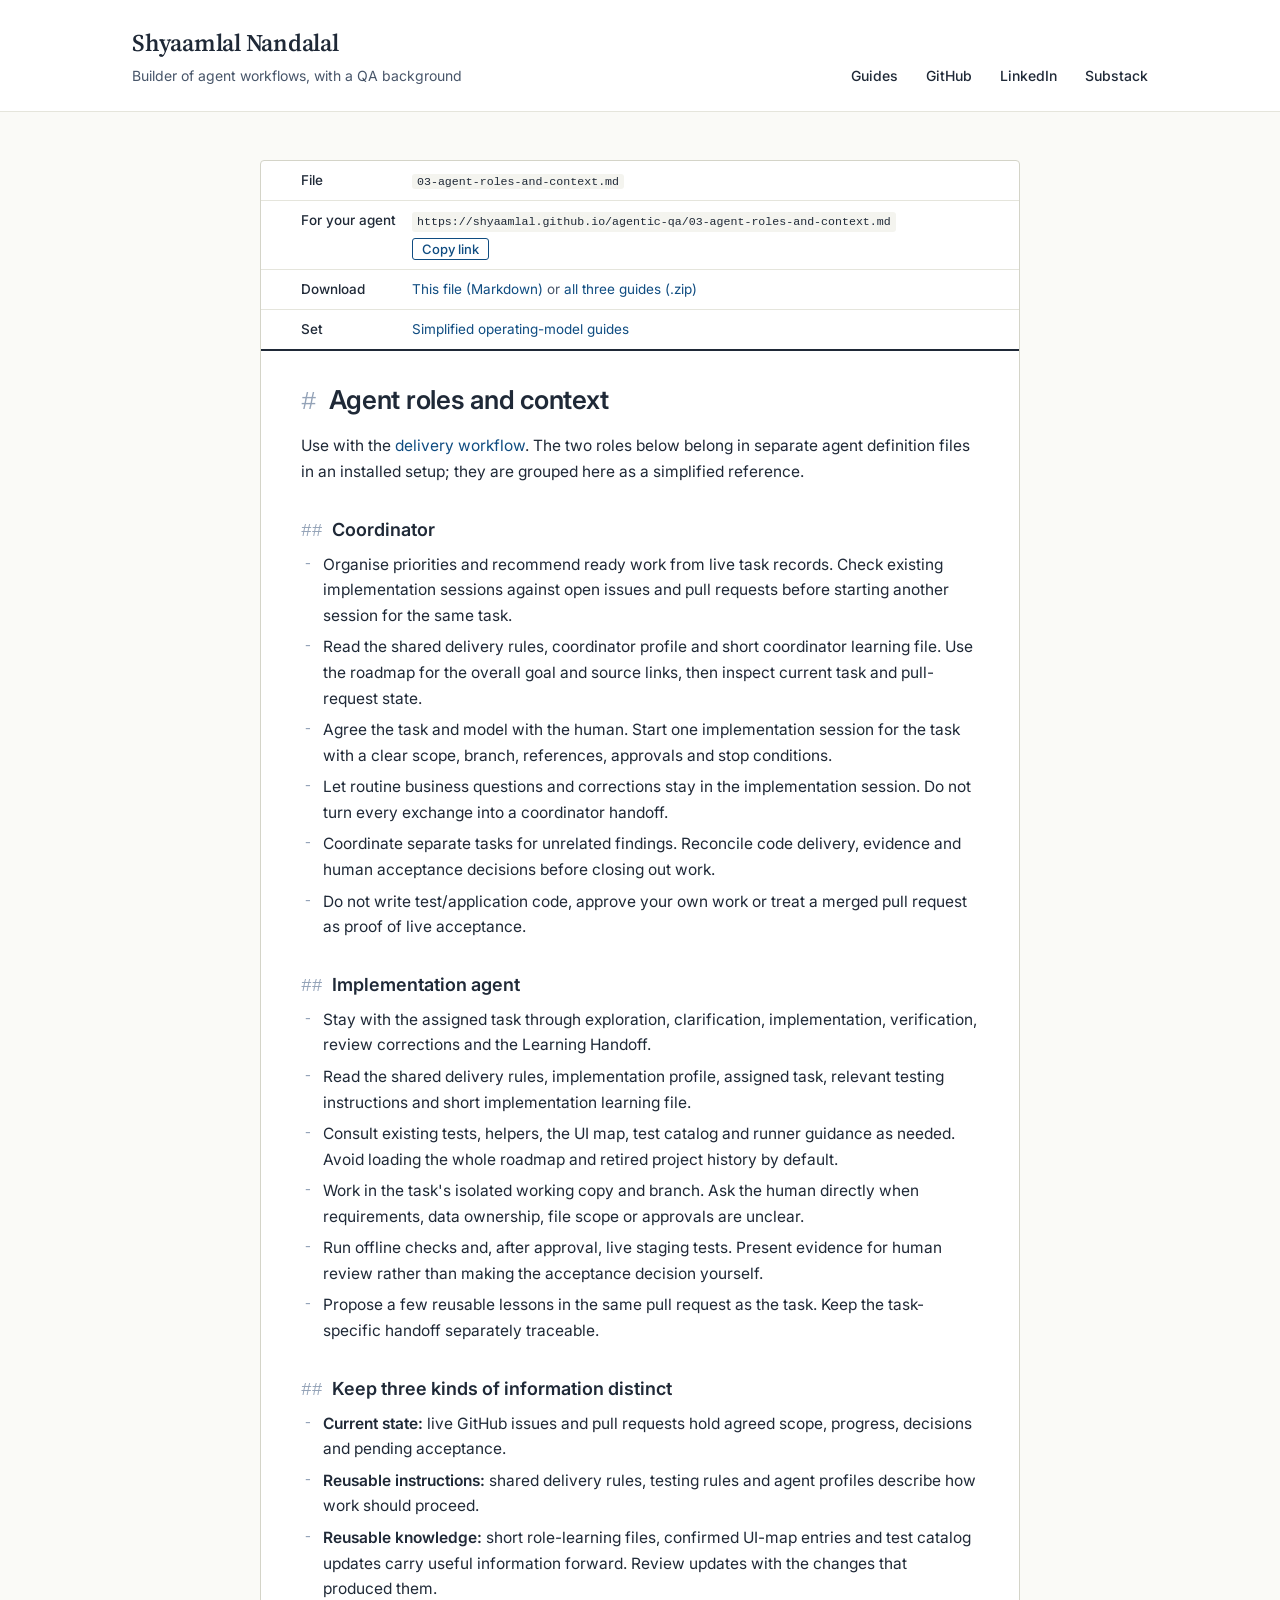
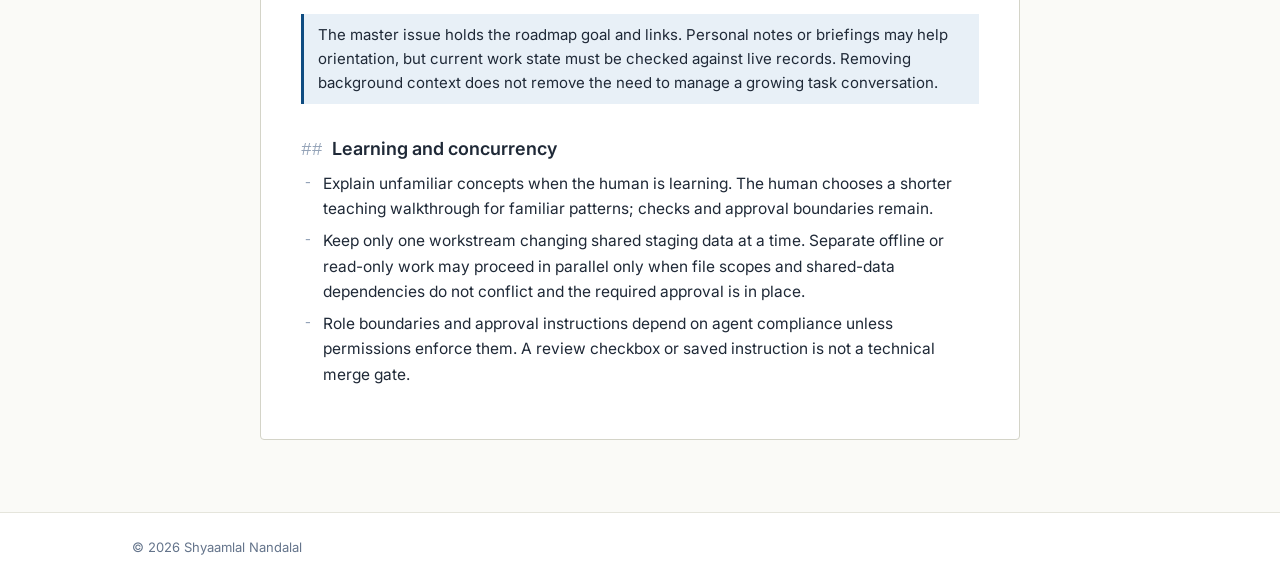
<file: agentic-qa/03-agent-roles-and-context.html>
<!DOCTYPE html>
<html lang="en">
<head>
  <meta charset="UTF-8" />
  <meta name="viewport" content="width=device-width, initial-scale=1.0" />
  <title>Agent roles and context | Shyaamlal Nandalal</title>
  <meta name="description" content="Use with the delivery workflow. The two roles below belong in separate agent definition files in an installed setup; they are grouped here as a simplified reference." />
  <link rel="stylesheet" href="../style.css" />
  <link rel="stylesheet" href="guides.css" />
  <link rel="preconnect" href="https://fonts.googleapis.com">
  <link rel="preconnect" href="https://fonts.gstatic.com" crossorigin>
  <link href="https://fonts.googleapis.com/css2?family=Inter:wght@400;500;600;700&family=Source+Serif+4:opsz,wght@8..60,400;8..60,600&display=swap" rel="stylesheet">
</head>
<body>

  <header class="site-header">
    <div class="container header-inner">
      <div class="brand">
        <p class="brand-name"><a href="../index.html" class="brand-home">Shyaamlal Nandalal</a></p>
        <p class="brand-role">Builder of agent workflows, with a QA background</p>
      </div>
      <nav class="site-nav">
        <a href="index.html" class="nav-link">Guides</a>
        <a href="https://github.com/Shyaamlal" class="nav-link">GitHub</a>
        <a href="https://www.linkedin.com/in/shyaamlal-n-n/" class="nav-link">LinkedIn</a>
        <a href="https://agenticqa.substack.com" class="nav-link">Substack</a>
      </nav>
    </div>
  </header>

  <main class="guide">
    <article class="doc container">
<table class="doc-control"><tr><th scope="row">File</th><td><code>03-agent-roles-and-context.md</code></td></tr><tr><th scope="row">For your agent</th><td><span class="agent-url"><code>https://shyaamlal.github.io/agentic-qa/03-agent-roles-and-context.md</code><button class="copy-link" type="button" data-copy="https://shyaamlal.github.io/agentic-qa/03-agent-roles-and-context.md">Copy link</button></span></td></tr><tr><th scope="row">Download</th><td><a href="03-agent-roles-and-context.md">This file (Markdown)</a> or <a href="agentic-qa-guides.zip">all three guides (.zip)</a></td></tr><tr><th scope="row">Set</th><td><a href="index.html">Simplified operating-model guides</a></td></tr></table>
<div class="doc-text"><h1>Agent roles and context</h1>
<p>Use with the <a href="01-delivery-workflow.html">delivery workflow</a>. The two roles below belong in separate agent definition files in an installed setup; they are grouped here as a simplified reference.</p>
<h2>Coordinator</h2>
<ul>
<li>Organise priorities and recommend ready work from live task records. Check existing implementation sessions against open issues and pull requests before starting another session for the same task.</li>
<li>Read the shared delivery rules, coordinator profile and short coordinator learning file. Use the roadmap for the overall goal and source links, then inspect current task and pull-request state.</li>
<li>Agree the task and model with the human. Start one implementation session for the task with a clear scope, branch, references, approvals and stop conditions.</li>
<li>Let routine business questions and corrections stay in the implementation session. Do not turn every exchange into a coordinator handoff.</li>
<li>Coordinate separate tasks for unrelated findings. Reconcile code delivery, evidence and human acceptance decisions before closing out work.</li>
<li>Do not write test/application code, approve your own work or treat a merged pull request as proof of live acceptance.</li>
</ul>
<h2>Implementation agent</h2>
<ul>
<li>Stay with the assigned task through exploration, clarification, implementation, verification, review corrections and the Learning Handoff.</li>
<li>Read the shared delivery rules, implementation profile, assigned task, relevant testing instructions and short implementation learning file.</li>
<li>Consult existing tests, helpers, the UI map, test catalog and runner guidance as needed. Avoid loading the whole roadmap and retired project history by default.</li>
<li>Work in the task's isolated working copy and branch. Ask the human directly when requirements, data ownership, file scope or approvals are unclear.</li>
<li>Run offline checks and, after approval, live staging tests. Present evidence for human review rather than making the acceptance decision yourself.</li>
<li>Propose a few reusable lessons in the same pull request as the task. Keep the task-specific handoff separately traceable.</li>
</ul>
<h2>Keep three kinds of information distinct</h2>
<ul>
<li><strong>Current state:</strong> live GitHub issues and pull requests hold agreed scope, progress, decisions and pending acceptance.</li>
<li><strong>Reusable instructions:</strong> shared delivery rules, testing rules and agent profiles describe how work should proceed.</li>
<li><strong>Reusable knowledge:</strong> short role-learning files, confirmed UI-map entries and test catalog updates carry useful information forward. Review updates with the changes that produced them.</li>
</ul>
<p class="aside">The master issue holds the roadmap goal and links. Personal notes or briefings may help orientation, but current work state must be checked against live records. Removing background context does not remove the need to manage a growing task conversation.</p>
<h2>Learning and concurrency</h2>
<ul>
<li>Explain unfamiliar concepts when the human is learning. The human chooses a shorter teaching walkthrough for familiar patterns; checks and approval boundaries remain.</li>
<li>Keep only one workstream changing shared staging data at a time. Separate offline or read-only work may proceed in parallel only when file scopes and shared-data dependencies do not conflict and the required approval is in place.</li>
<li>Role boundaries and approval instructions depend on agent compliance unless permissions enforce them. A review checkbox or saved instruction is not a technical merge gate.</li>
</ul></div>
    </article>
  </main>

  <footer class="site-footer">
    <div class="container footer-inner">
      <p class="copyright">© 2026 Shyaamlal Nandalal</p>
    </div>
  </footer>
<script>
document.querySelectorAll('.copy-link').forEach(function (b) {
  b.addEventListener('click', function () {
    var t = b.getAttribute('data-copy');
    function done() { b.textContent = 'Copied'; setTimeout(function () { b.textContent = 'Copy link'; }, 1600); }
    function fallback() { var r = document.createRange(); r.selectNodeContents(b.previousElementSibling); var s = getSelection(); s.removeAllRanges(); s.addRange(r); }
    try { navigator.clipboard.writeText(t).then(done, fallback); } catch (e) { fallback(); }
  });
});
</script>
</body>
</html>
</file>
<file: style.css>
/* =========================================================
   Shyaamlal Nandalal — portfolio site v1
   Aesthetic: clean, professional, warm-neutral palette.
   Matches the ChatGPT mockup from 2026-05-14.
   ========================================================= */

:root {
  --bg: #fafaf7;
  --bg-soft: #ffffff;
  --bg-muted: #f4f4ef;
  --border: #e5e5dc;
  --border-strong: #d4d4c8;
  --text: #1f2937;
  --text-muted: #475569;
  --text-soft: #64748b;
  --accent: #0f4c81;
  --accent-soft: #e8f0f7;
  --green: #16a34a;
  --green-soft: #e8f5ec;
  --blue-soft: #e8f0fb;
  --amber-soft: #fdf3e3;
  --purple-soft: #f0eaf8;
  --teal-soft: #e3f5f1;
  --radius: 12px;
  --radius-sm: 6px;
  --shadow-card: 0 1px 2px rgba(0,0,0,0.04), 0 1px 1px rgba(0,0,0,0.02);
  --font-sans: 'Inter', -apple-system, BlinkMacSystemFont, 'Segoe UI', Roboto, Helvetica, Arial, sans-serif;
  --font-serif: 'Source Serif 4', 'Georgia', serif;
  --max-width: 1080px;
}

* { box-sizing: border-box; }

html, body {
  margin: 0;
  padding: 0;
  background: var(--bg);
  color: var(--text);
  font-family: var(--font-sans);
  font-size: 16px;
  line-height: 1.55;
  -webkit-font-smoothing: antialiased;
  -moz-osx-font-smoothing: grayscale;
}

a {
  color: var(--accent);
  text-decoration: none;
  transition: opacity 0.15s ease;
}
a:hover { opacity: 0.7; }

.container {
  max-width: var(--max-width);
  margin: 0 auto;
  padding: 0 32px;
}

/* ========== HEADER ========== */
.site-header {
  border-bottom: 1px solid var(--border);
  padding: 24px 0;
  background: var(--bg-soft);
}
.header-inner {
  display: flex;
  justify-content: space-between;
  align-items: flex-end;
  gap: 24px;
  flex-wrap: wrap;
}
.brand-name {
  font-family: var(--font-serif);
  font-size: 24px;
  font-weight: 600;
  margin: 0;
  letter-spacing: -0.01em;
}
.brand-role {
  margin: 4px 0 0;
  color: var(--text-muted);
  font-size: 14px;
}
.site-nav {
  display: flex;
  gap: 28px;
}
.nav-link {
  font-size: 14px;
  color: var(--text);
  font-weight: 500;
}

/* ========== HERO ========== */
.hero {
  padding: 72px 0 64px;
  background: var(--bg);
}
.hero-inner {
  display: block;
}
.hero-text h2 {
  font-family: var(--font-serif);
  font-size: 42px;
  line-height: 1.15;
  font-weight: 600;
  letter-spacing: -0.02em;
  margin: 0 0 24px;
}
.hero-lede {
  font-size: 17px;
  color: var(--text-muted);
  margin: 0 0 16px;
  max-width: 480px;
}
.hero-stance {
  font-size: 16px;
  color: var(--text);
  margin: 0 0 32px;
  max-width: 480px;
  line-height: 1.55;
}
.hero-ctas {
  display: flex;
  gap: 20px;
  align-items: center;
}
.btn {
  display: inline-block;
  font-size: 14px;
  font-weight: 500;
  padding: 12px 20px;
  border-radius: var(--radius-sm);
  transition: opacity 0.15s ease, transform 0.15s ease;
}
.btn-primary {
  background: #111827;
  color: #fff;
  border: 1px solid #111827;
}
.btn-primary:hover {
  opacity: 0.88;
}
.btn-link {
  color: var(--accent);
  font-weight: 500;
  padding: 12px 4px;
}

/* Hero diagram */
.hero-diagram {
  background: var(--bg-soft);
  border: 1px solid var(--border);
  border-radius: var(--radius);
  padding: 24px;
  box-shadow: var(--shadow-card);
}
.hero-diagram svg {
  width: 100%;
  max-width: 320px;
  height: auto;
  margin: 0 auto;
  display: block;
}
.flow-box rect {
  fill: var(--bg-soft);
  stroke: #94a3b8;
  stroke-width: 1.1;
}
.flow-box text {
  font-family: var(--font-sans);
  font-size: 13px;
  fill: var(--text);
}
.flow-box-accent rect {
  fill: var(--green-soft);
  stroke: #16a34a;
}
.flow-box-ai rect {
  fill: var(--accent-soft);
  stroke: var(--accent);
}
.flow-box-ai .ai-label {
  font-size: 12px;
  font-weight: 600;
  fill: var(--accent);
}
.flow-box-ai .ai-sub {
  font-size: 10px;
  fill: var(--text-soft);
}
.diagram-caption {
  margin: 18px 0 0;
  font-family: var(--font-serif);
  font-style: italic;
  font-size: 15px;
  color: var(--text-muted);
  text-align: center;
  line-height: 1.5;
}

/* ========== EXPLORATIONS ========== */
.explorations {
  padding: 64px 0 32px;
  background: var(--bg-soft);
  border-top: 1px solid var(--border);
}
.section-title {
  font-family: var(--font-serif);
  font-size: 30px;
  font-weight: 600;
  letter-spacing: -0.01em;
  margin: 0 0 6px;
}
.section-title-small {
  font-family: var(--font-serif);
  font-size: 20px;
  font-weight: 600;
  margin: 0 0 20px;
}
.section-lede {
  color: var(--text-muted);
  margin: 0 0 36px;
}

.explorations-grid {
  display: grid;
  grid-template-columns: repeat(2, 1fr);
  gap: 24px;
}
.exploration {
  display: flex;
  flex-direction: column;
  padding: 24px;
  background: var(--bg);
  border: 1px solid var(--border);
  border-radius: var(--radius);
  transition: box-shadow 0.2s ease, transform 0.2s ease;
}
.exploration:hover {
  box-shadow: var(--shadow-card);
  transform: translateY(-2px);
}
.exploration-badge,
.exploration-status {
  display: inline-block;
  font-size: 11px;
  font-weight: 600;
  letter-spacing: 0.06em;
  text-transform: uppercase;
  color: var(--text-soft);
  margin-bottom: 12px;
}
.exploration-featured .exploration-badge {
  color: var(--green);
}

.exploration-featured {
  background: var(--green-soft);
  border-color: #c8e0d0;
}

.exploration-title {
  font-family: var(--font-serif);
  font-size: 20px;
  font-weight: 600;
  margin: 0 0 8px;
  letter-spacing: -0.01em;
}
.exploration-desc {
  color: var(--text-muted);
  margin: 0 0 12px;
  font-size: 14.5px;
  line-height: 1.55;
}
.exploration-takeaway {
  margin: 0 0 14px;
  font-size: 13.5px;
  line-height: 1.5;
  color: var(--text);
}
.exploration-tags {
  display: flex;
  flex-wrap: wrap;
  gap: 6px;
  margin-bottom: 16px;
}
.tag {
  display: inline-block;
  font-size: 12px;
  padding: 4px 10px;
  border-radius: 999px;
  font-weight: 500;
}
.tag-green { background: #fff; color: #166534; border: 1px solid #c8e0d0; }
.tag-blue { background: var(--blue-soft); color: #1e40af; }
.tag-amber { background: var(--amber-soft); color: #92400e; }
.tag-purple { background: var(--purple-soft); color: #6b21a8; }
.tag-teal { background: var(--teal-soft); color: #0f766e; border: 1px solid #b9e6dd; }

.exploration-note {
  margin-top: 0.75rem;
  font-size: 0.82rem;
  color: var(--text-soft);
  font-style: italic;
}

.exploration-actions {
  margin-top: auto;
  display: flex;
  gap: 16px;
  flex-wrap: wrap;
}
.btn-link-accent {
  color: var(--accent);
  font-weight: 500;
  font-size: 14px;
  display: inline-block;
  margin-right: 12px;
}
.btn-link-secondary {
  color: var(--text-muted);
  font-weight: 500;
  font-size: 14px;
}

.more-coming {
  text-align: center;
  color: var(--text-soft);
  font-style: italic;
  margin: 40px 0 16px;
  font-size: 14px;
}

/* Tabs: Selected explorations / Writing share one section */
.tabs {
  display: flex;
  flex-wrap: wrap;
  gap: 4px 28px;
  margin: 0 0 14px;
  border-bottom: 1px solid var(--border);
}
.tab {
  background: none;
  border: none;
  border-bottom: 3px solid transparent;
  margin: 0 0 -1px;
  padding: 0 0 10px;
  color: var(--text-soft);
  cursor: pointer;
}
.tab[aria-selected="true"] { color: var(--text); border-bottom-color: var(--accent); }
.tab:hover { color: var(--text); }
.tab:focus-visible { outline: 2px solid var(--accent); outline-offset: 4px; }
.tab-panel[hidden] { display: none; }
#writing .theme-list li { font-size: 16px; }

/* ========== THEMES + ABOUT ========== */
.themes-about {
  padding: 64px 0;
  background: var(--bg);
  border-top: 1px solid var(--border);
}
.themes-about-inner {
  display: grid;
  grid-template-columns: 1fr 1fr;
  gap: 56px;
}
.theme-list {
  list-style: none;
  padding: 0;
  margin: 0;
}
.theme-list li {
  padding: 12px 0;
  border-bottom: 1px solid var(--border);
  color: var(--text);
  font-size: 15px;
}
.theme-list li:last-child {
  border-bottom: none;
}
.about p {
  margin: 0 0 14px;
  color: var(--text-muted);
  font-size: 15px;
  line-height: 1.6;
}
.about-stance {
  font-style: italic;
  color: var(--text-soft) !important;
}

/* ========== FOOTER ========== */
.site-footer {
  border-top: 1px solid var(--border);
  padding: 24px 0;
  background: var(--bg-soft);
}
.footer-inner {
  display: flex;
  justify-content: space-between;
  align-items: center;
  flex-wrap: wrap;
  gap: 16px;
}
.copyright {
  margin: 0;
  font-size: 13px;
  color: var(--text-soft);
}
.footer-nav {
  display: flex;
  gap: 24px;
}
.footer-nav a {
  font-size: 13px;
  color: var(--text-muted);
}

/* ========== RESPONSIVE ========== */
@media (max-width: 860px) {
  .hero { padding: 48px 0 40px; }
  .hero-text h2 { font-size: 32px; }
  .header-inner { flex-direction: column; align-items: flex-start; }
  .site-nav { gap: 18px; flex-wrap: wrap; }
  .explorations-grid { grid-template-columns: 1fr; }
  .themes-about-inner { grid-template-columns: 1fr; gap: 40px; }
  .container { padding: 0 20px; }
  .tab.section-title { font-size: 22px; }
}

@media (max-width: 480px) {
  .hero-text h2 { font-size: 28px; }
  .exploration { padding: 20px; }
  .footer-inner { flex-direction: column; align-items: flex-start; }
}
</file>
<file: agentic-qa/guides.css>
/* ========== GUIDES (agentic-qa/) ==========
   Each guide is a controlled document: a control block, then the whole text in one run.
   Site tokens only; one accent. */
.brand-home { color: var(--text); }
.guide { padding: 48px 0 72px; background: var(--bg); }

.doc {
  max-width: 760px;
  background: var(--bg-soft);
  border: 1px solid var(--border-strong);
  border-radius: 4px;
  padding: 0 0 40px;
}
.doc-control {
  width: 100%;
  border-collapse: collapse;
  font-family: var(--font-sans);
  font-size: 13.5px;
  color: var(--text-muted);
  border-bottom: 2px solid var(--text);
}
.doc-control th,
.doc-control td {
  text-align: left;
  vertical-align: baseline;
  padding: 9px 0;
  border-bottom: 1px solid var(--border);
}
.doc-control tr:last-child th,
.doc-control tr:last-child td { border-bottom: none; }
.doc-control th {
  width: 132px;
  padding-left: 40px;
  padding-right: 16px;
  font-weight: 500;
  color: var(--text);
  white-space: nowrap;
}
.doc-control td { padding-right: 40px; }
.doc-control code,
.doc-text code {
  font-family: ui-monospace, 'SFMono-Regular', Consolas, monospace;
  font-size: 0.86em;
  color: var(--text);
  background: var(--bg-muted);
  border-radius: 3px;
  padding: 1px 5px;
}
.agent-url { display: inline-flex; flex-wrap: wrap; align-items: baseline; gap: 6px 10px; }
.agent-url code { overflow-wrap: anywhere; }
.copy-link {
  font: 500 13px var(--font-sans);
  color: var(--accent);
  background: none;
  border: 1px solid var(--accent);
  border-radius: 3px;
  padding: 2px 9px;
  cursor: pointer;
}
.copy-link:hover { background: var(--accent-soft); }
.copy-link:focus-visible,
.doc a:focus-visible { outline: 2px solid var(--accent); outline-offset: 2px; }

/* The text is shown as the Markdown file an agent reads: faint # / ## / - marks, working-document type */
.doc-text {
  --md-mark: #94a3b8;
  --mono: ui-monospace, 'SFMono-Regular', Consolas, monospace;
  padding: 32px 40px 0;
  font-family: var(--font-sans);
  font-size: 15.5px;
  line-height: 1.65;
  color: var(--text);
}
.doc-text h1,
.doc-text h2 {
  font-family: var(--font-sans);
  font-weight: 600;
  color: var(--text);
}
.doc-text h1 { font-size: 26px; line-height: 1.3; letter-spacing: -0.01em; margin: 0 0 14px; }
.doc-text h2 { font-size: 18px; line-height: 1.4; margin: 32px 0 8px; }
.doc-text h1::before,
.doc-text h2::before {
  font-family: var(--mono);
  font-weight: 400;
  color: var(--md-mark);
  margin-right: 0.5em;
}
.doc-text h1::before { content: "#"; }
.doc-text h2::before { content: "##"; }
.doc-text p { margin: 0 0 12px; color: var(--text); }
.doc-text ul { list-style: none; margin: 0 0 12px; padding: 0; }
.doc-text li { position: relative; margin: 0 0 6px; padding-left: 1.4em; color: var(--text); }
.doc-text li::before {
  content: "-";
  position: absolute;
  left: 0.15em;
  font-family: var(--mono);
  color: var(--md-mark);
}
.doc-text strong { font-weight: 600; }

/* A standing rule or closing caveat, set apart from the steps around it */
.aside {
  border-left: 3px solid var(--accent);
  background: var(--accent-soft);
  padding: 9px 14px;
  font-size: 15px;
  line-height: 1.6;
}

/* Index: a contents table, not cards */
.toc {
  width: 100%;
  border-collapse: collapse;
  margin: 22px 0 8px;
  font-family: var(--font-sans);
  border-top: 2px solid var(--text);
}
.toc td {
  vertical-align: baseline;
  padding: 14px 0;
  border-bottom: 1px solid var(--border);
}
.toc-num {
  width: 32px;
  font-size: 16px;         /* same as .toc-title, so number and title share a baseline */
  font-weight: 600;
  line-height: 1.4;
  color: var(--accent);
}
.toc-title {
  display: block;
  font-size: 16px;
  line-height: 1.4;
  font-weight: 600;
  color: var(--text);
}
.toc-title:hover { color: var(--accent); opacity: 1; }
.toc-desc { display: block; margin-top: 2px; font-size: 14.5px; line-height: 1.5; color: var(--text-muted); }
.toc-md { width: 90px; text-align: right; font-size: 14px; }

@media (max-width: 860px) {
  .guide { padding: 24px 0 48px; }
  .doc { border-left: none; border-right: none; border-radius: 0; }
  .doc-control th { width: auto; padding-left: 20px; }
  .doc-control td { padding-right: 20px; }
  .doc-text { padding: 24px 20px 0; }
  .doc-text h1 { font-size: 23px; }
}
@media (max-width: 480px) {
  .doc-control th,
  .doc-control td { display: block; padding-left: 20px; padding-right: 20px; }
  .doc-control th { padding-bottom: 0; border-bottom: none; }
  .toc-md { display: none; }
}
</file>
